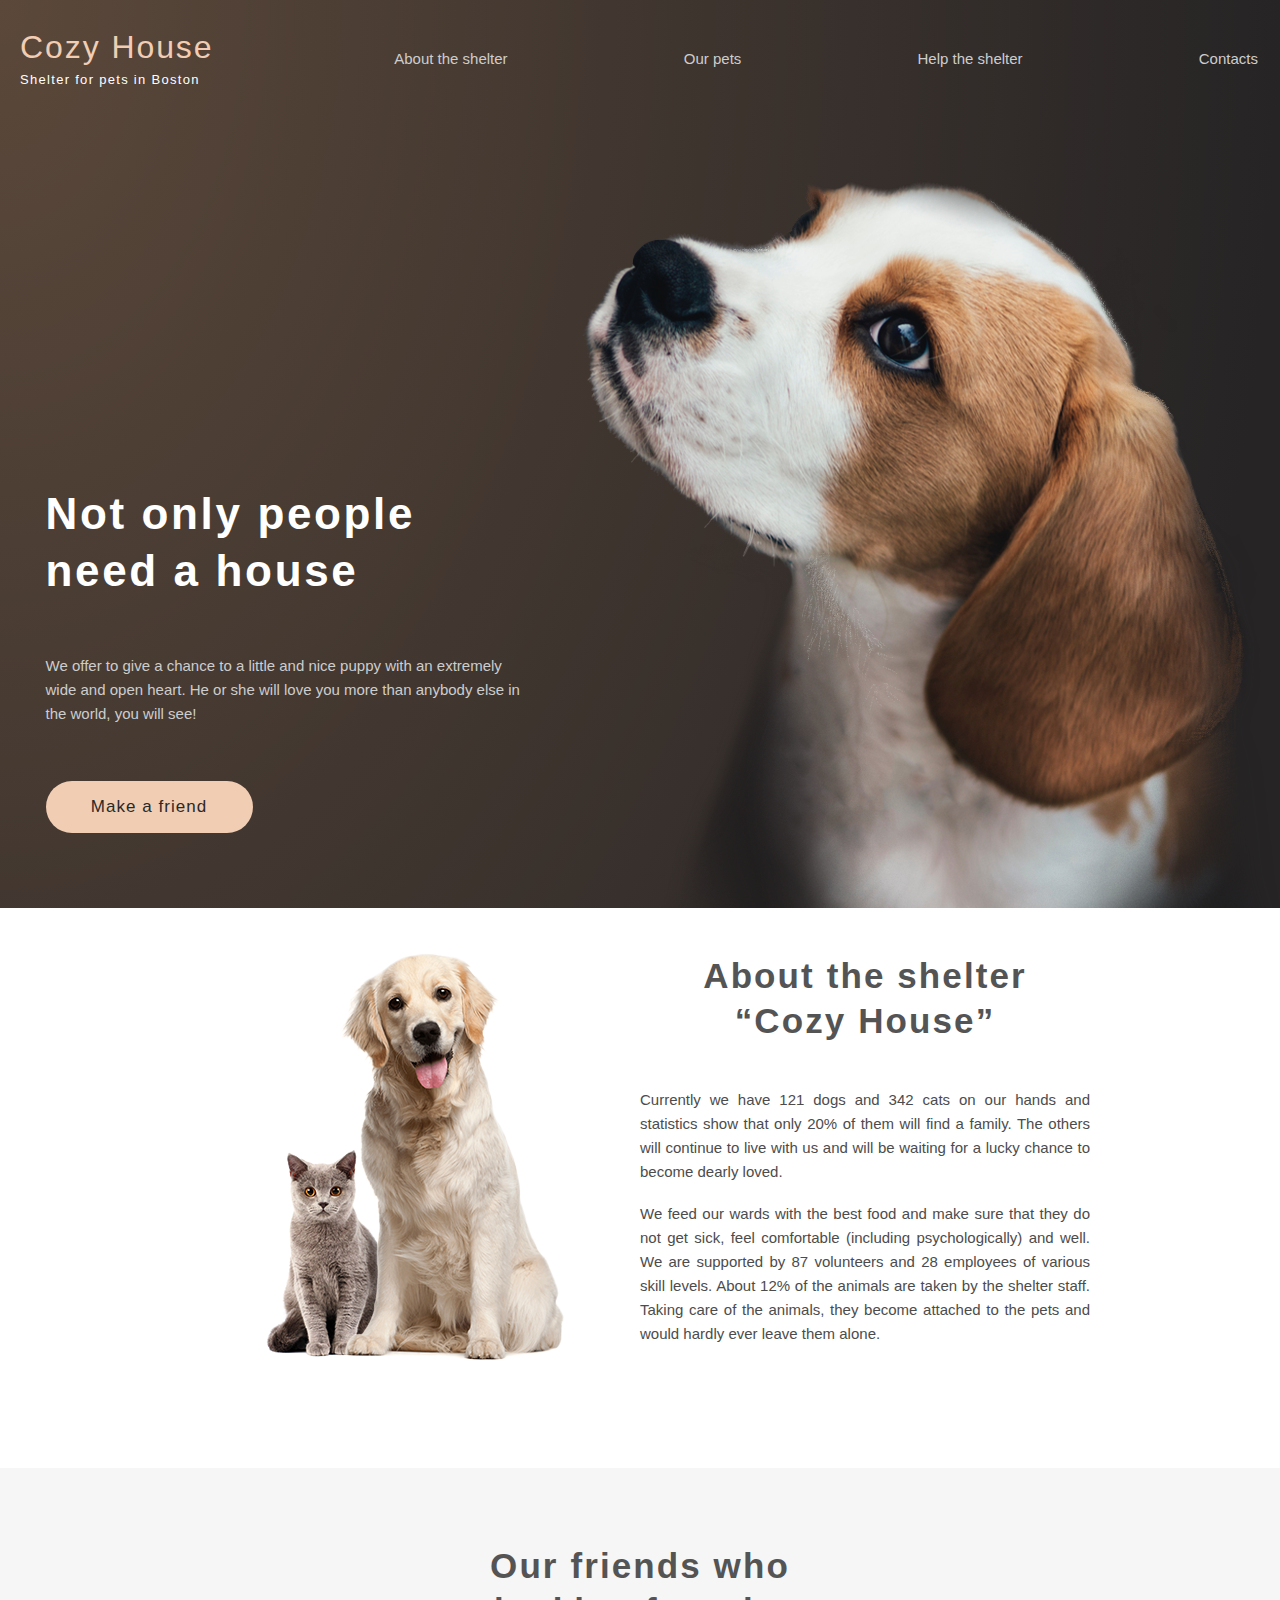
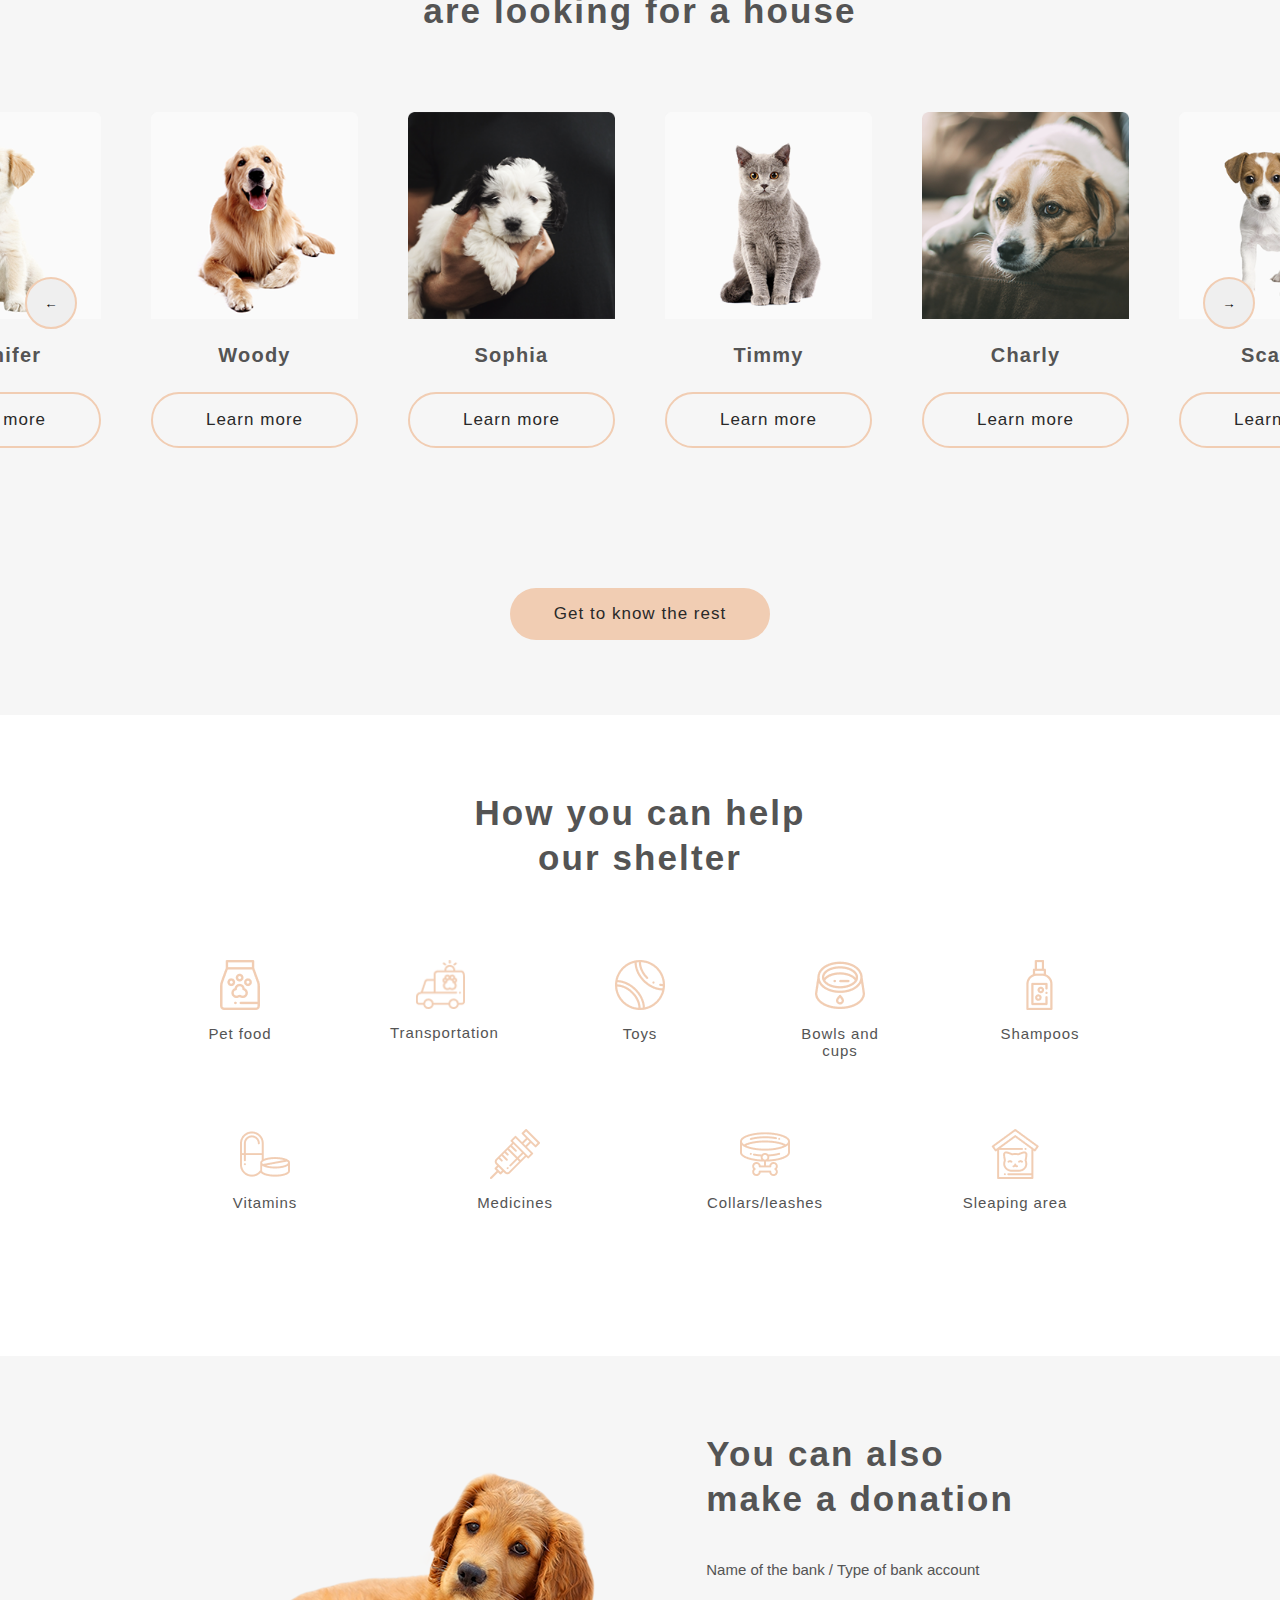
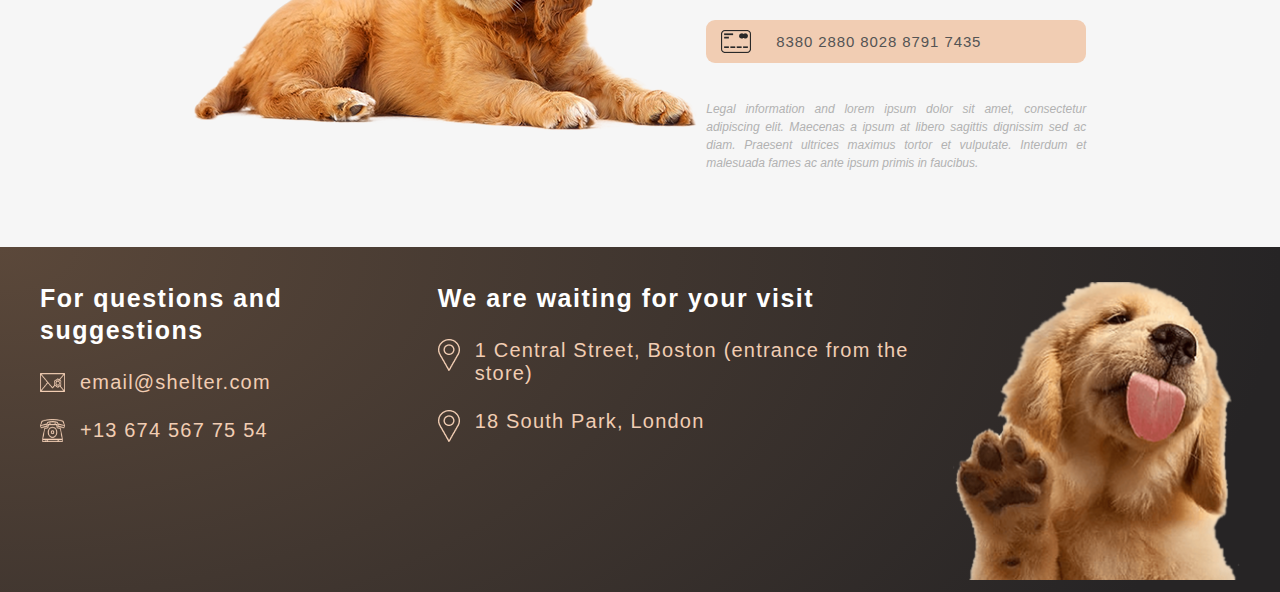
<file: index.html>
<!DOCTYPE html>
<html lang="en">

<head>
    <meta charset="UTF-8">
    <link rel="stylesheet" type="text/css" href="css/style.css"/>
    <meta name="viewport" content="width=device-width, initial-scale=1">
    <title>Cozy House</title>
</head>

<body>
   
   <div class="page">
   <!-- HEADER -->
   <div class="header" id="header">
       <div class="header__inner">
           
           <div class="header__logo">
               <div class="header__title">Cozy House</div>
               <div class="header__subtitle">Shelter for pets in Boston</div>
           </div>
           
           <nav class="nav" id="nav">
               <a href="#" data-scroll="#about" class="nav__link">About the shelter</a>
               <a href="#" data-scroll="#pets" class="nav__link">Our pets</a>
               <a href="#" data-scroll="#help" class="nav__link">Help the shelter</a>
               <a href="#" data-scroll="#footer" class="nav__link">Contacts</a>
           </nav>
           
           <!-- Burger -->
           <button class="nav__toggle" id="nav__toggle" type="button">
               <span class="nav__toggle-item">Menu</span>
           </button>
           
       </div>
   </div>
   <!-- HEADER -->
   
   
   <!-- INTRO -->
   <section class="intro">
       <div class="container">
           <div class="intro__inner">
             
              <div class="intro__content">
                  <h2 class="intro__heading">
                      Not only people
                      <br> 
                      need a house
                  </h2>
                  <p class="intro__subheading">
                      We offer to give a chance to a little and nice puppy with an extremely wide and open heart. He or she will love you more than anybody else in the world, you will see!
                  </p>

                   <a href="page/ourpets/pets.html" class="intro__btn">Make a friend</a>
               </div>
               
               <div class="intro__screen"></div>
               
           </div>
       </div>
   </section>
   <!-- INTRO -->
   
   
   <!-- ABOUT -->
   <section class="about" id="about">
     <div class="container">
         <div class="about__inner">
             
             <div class="about__text">
                 <h2 class="about__heading">
                     About the shelter
                     <br>
                     “Cozy House”
                 </h2>
                 <p class="about__subheading">
                     Currently we have 121 dogs and 342 cats on our hands and statistics show that only 20% of them will find a family. The others will continue to live with us and will be waiting for a lucky chance to become dearly loved.
                 </p>
                 <br>
                 <p class="about__subheading">
                     We feed our wards with the best food and make sure that they do not get sick, feel comfortable (including psychologically) and well. We are supported by 87 volunteers and 28 employees of various skill levels. About 12% of the animals are taken by the shelter staff. Taking care of the animals, they become attached to the pets and would hardly ever leave them alone.
                 </p>
             </div>
             
             <div class="about__pets"></div>
             
         </div>
     </div>
   </section>
   <!-- ABOUT -->
   
   
   <!-- PETS -->
   <section class="pets" id="pets">
    <div class="container">
        <div class="pets__inner">
             
            <div class="pets__text"> 
                <h2 class="pets__heading">
                    Our friends who
                    <br>
                    are looking for a house
                </h2>
            </div>
            
            <!-- SLIDER -->
            <div class="pets__slider" id="slider-container">
               
                <!-- card 1 -->
                <div class="pets__card">

                    <img src="images/pets/pets-katrine.png" alt="cat" class="pets__img">
                    <h3 class="pets__name">Katrine</h3>

                    <a href="#" class="pets__card-btn" data-modal="modal1">Learn more</a>
                    
                    <!-- Modal 1 -->
                    <div class="modal" id="modal1">
                        <div class="modal__card">
                            <div class="modal__content">
                                
                                <h3 class="modal__name">Katrine</h3>
                                <h4 class="modal__species">Cat - British Shorthair</h4>
                                
                                <p class="modal__character">
                                    Katrine is a beautiful girl. She is as soft as the finest velvet with a thick lush fur. Will love you until the last breath she takes as long as you are the one. She is picky about her affection. She loves cuddles and to stretch into your hands for a deeper relaxations.
                                </p>
                                
                            </div>
                        </div>
                    </div>
                    
                </div>
                
                <!-- card 2 -->
                <div class="pets__card">

                    <img src="images/pets/pets-jennifer.png" alt="dog" class="pets__img">
                    <h3 class="pets__name">Jennifer</h3>

                    <a href="#" class="pets__card-btn" data-modal="modal2">Learn more</a>
                    
                    <!-- Modal 2 -->
                    <div class="modal" id="modal2">
                        <div class="modal__card">
                            <div class="modal__content">
                                
                                <h3 class="modal__name">Jennifer</h3>
                                <h4 class="modal__species">Dog - Labrador</h4>
                                
                                <p class="modal__character">
                                   Jennifer is a sweet 2 months old Labrador that is patiently waiting to find a new forever home. This girl really enjoys being able to go outside to run and play, but won't hesitate to play up a storm in the house if she has all of her favorite toys.
                                </p>
                                
                            </div>
                        </div>
                    </div>

                </div>
                
                <!-- card 3 -->
                <div class="pets__card">

                    <img src="images/pets/pets-woody.png" alt="dog" class="pets__img">
                    <h3 class="pets__name">Woody</h3>

                    <a href="#" class="pets__card-btn" data-modal="modal3">Learn more</a>
                    
                    <!-- Modal 3 -->
                    <div class="modal" id="modal3">
                        <div class="modal__card">
                            <div class="modal__content">
                                
                                <h3 class="modal__name">Woody</h3>
                                <h4 class="modal__species">Dog - Golden Retriever</h4>
                                
                                <p class="modal__character">
                                   Woody is a handsome 3 1/2 year old boy. Woody does know basic commands and is a smart pup. Since he is on the stronger side, he will learn a lot from your training. Woody will be happier when he finds a new family that can spend a lot of time with him.
                                </p>
                                
                            </div>
                        </div>
                    </div>

                </div>
                
                <!-- card 4 -->
                <div class="pets__card">

                    <img src="images/pets/pets-sophia.png" alt="dog" class="pets__img">
                    <h3 class="pets__name">Sophia</h3>

                    <a href="#" class="pets__card-btn" data-modal="modal4">Learn more</a>
                    
                    <!-- Modal 4 -->
                    <div class="modal" id="modal4">
                        <div class="modal__card">
                            <div class="modal__content">
                                
                                <h3 class="modal__name">Sophia</h3>
                                <h4 class="modal__species">Dog - Shih tzu</h4>
                                
                                <p class="modal__character">
                                   Sophia here and I'm looking for my forever home to live out the best years of my life. I am full of energy. Everyday I'm learning new things, like how to walk on a leash, go potty outside, bark and play with toys and I still need some practice.
                                </p>
                                
                            </div>
                        </div>
                    </div>

                </div>
                
                <!-- card 5 -->
                <div class="pets__card">

                    <img src="images/pets/pets-timmy.png" alt="cat" class="pets__img">
                    <h3 class="pets__name">Timmy</h3>

                    <a href="#" class="pets__card-btn" data-modal="modal5">Learn more</a>
                    
                    <!-- Modal 5 -->
                    <div class="modal" id="modal5">
                        <div class="modal__card">
                            <div class="modal__content">
                                
                                <h3 class="modal__name">Timmy</h3>
                                <h4 class="modal__species">Cat - British Shorthair</h4>
                                
                                <p class="modal__character">
                                   Timmy is an adorable grey british shorthair male. He loves to play and snuggle. He is neutered and up to date on age appropriate vaccinations. He can be chatty and enjoys being held. Timmy has a lot to say and wants a person to share his thoughts with.
                                </p>
                                
                            </div>
                        </div>
                    </div>

                </div>
                
                <!-- card 6 -->
                <div class="pets__card">

                    <img src="images/pets/pets-charly.png" alt="dog" class="pets__img">
                    <h3 class="pets__name">Charly</h3>

                    <a href="#" class="pets__card-btn" data-modal="modal6">Learn more</a>
                    
                    <!-- Modal 6 -->
                    <div class="modal" id="modal6">
                        <div class="modal__card">
                            <div class="modal__content">
                                
                                <h3 class="modal__name">Charly</h3>
                                <h4 class="modal__species">Dog - Jack Russell Terrier </h4>
                                
                                <p class="modal__character">
                                   This cute boy, Charly, is three years old and he likes adults and kids. He isn’t fond of many other dogs, so he might do best in a single dog home. Charly has lots of energy, and loves to run and play. We think a fenced yard would make him very happy.
                                </p>
                                
                            </div>
                        </div>
                    </div>

                </div>
                
                <!-- card 7 -->
                <div class="pets__card">

                    <img src="images/pets/pets-scarlet.png" alt="dog" class="pets__img">
                    <h3 class="pets__name">Scarlett</h3>

                    <a href="#" class="pets__card-btn" data-modal="modal7">Learn more</a>
                    
                    <!-- Modal 7 -->
                    <div class="modal" id="modal7">
                        <div class="modal__card">
                            <div class="modal__content">
                                
                                <h3 class="modal__name">Scarlett</h3>
                                <h4 class="modal__species">Dog - Jack Russell Terrier</h4>
                                
                                <p class="modal__character">
                                   Scarlett is a happy, playful girl who will make you laugh and smile. She forms a bond quickly and will make a loyal companion and a wonderful family dog or a good companion for a single individual too since she likes to hang out and be with her human.
                                </p>
                                
                            </div>
                        </div>
                    </div>

                </div>
                
                <!-- card 8 -->
                <div class="pets__card">

                    <img src="images/pets/pets-freddie.png" alt="cat" class="pets__img">
                    <h3 class="pets__name">Freddie</h3>

                    <a href="#" class="pets__card-btn" data-modal="modal8">Learn more</a>
                    
                     <!-- Modal 8 -->
                    <div class="modal" id="modal8">
                        <div class="modal__card">
                            <div class="modal__content">
                                
                                <h3 class="modal__name">Freddie</h3>
                                <h4 class="modal__species">Cat - British Shorthair</h4>
                                
                                <p class="modal__character">
                                   Freddie is a little shy at first, but very sweet when he warms up. He likes playing with shoe strings and bottle caps. He is quick to learn the rhythms of his human’s daily life. Freddie has bounced around a lot in his life, and is looking to find his forever home.
                                </p>
                                
                            </div>
                        </div>
                    </div>

                </div>
            
            </div>
            <!-- SLIDER -->
            
            <div class="pets__navigation">
                <button class="pets__arrow" id="leftButton">&larr;</button>
                <button class="pets__arrow" id="rightButton">&rarr;</button>
            </div>
            
            <a href="page/ourpets/pets.html" class="pets__btn">Get to know the rest</a>  
             
        </div>
    </div>
   </section>
   <!-- PETS -->
   
   
   <!-- HELP -->
   <section class="help" id="help">
       <div class="container">
           <div class="help__inner">
               
               <div class="help__text">
                   <h2 class="help__heading">
                       How you can help
                       <br>
                       our shelter
                   </h2>
               </div>
               
               <div class="help__list">
                   
                   <!-- Item 1 -->
                   <div class="help__item">
                       <img src="images/list/icon-pet-food.png" alt="" class="help__icon">
                       <p class="help__paragraf">Pet food</p>
                   </div>
                   
                   <!-- Item 2 -->
                   <div class="help__item">
                       <img src="images/list/transportation.png" alt="" class="help__icon">
                       <p class="help__paragraf">Transportation</p>
                   </div>
                   
                   <!-- Item 3 -->
                   <div class="help__item">
                       <img src="images/list/icon-toys.png" alt="" class="help__icon">
                       <p class="help__paragraf">Toys</p>
                   </div>
                   
                   <!-- Item 4 -->
                   <div class="help__item">
                       <img src="images/list/icon-bowls-and-cups.png" alt="" class="help__icon">
                       <p class="help__paragraf">Bowls and cups</p>
                   </div>
                   
                   <!-- Item 5 -->
                   <div class="help__item">
                       <img src="images/list/icon-shampoos.png" alt="" class="help__icon">
                       <p class="help__paragraf">Shampoos</p>
                   </div>
                   
                   <!-- Item 6 -->
                   <div class="help__item">
                       <img src="images/list/icon-vitamins.png" alt="" class="help__icon">
                       <p class="help__paragraf">Vitamins</p>
                   </div>
                   
                   <!-- Item 7 -->
                   <div class="help__item">
                       <img src="images/list/icon-medicines.png" alt="" class="help__icon">
                       <p class="help__paragraf">Medicines</p>
                   </div>
                   
                   <!-- Item 8 -->
                   <div class="help__item">
                       <img src="images/list/icon-collars-leashes.png" alt="" class="help__icon">
                       <p class="help__paragraf">Collars/leashes</p>
                   </div>
                   
                    <!-- Item 8 -->
                   <div class="help__item">
                       <img src="images/list/icon-sleeping-area.png" alt="" class="help__icon">
                       <p class="help__paragraf">Sleaping area</p>
                   </div>
                   
               </div>
               
           </div>
       </div>
   </section>
   <!-- HELP -->
   
   
   <!-- DONATION -->
   <section class="donation">
       <div class="container">
           <div class="donation__inner">
               
               <div class="donation__text">
                   <h2 class="donation__heading">
                       You can also
                       <br>
                       make a donation
                   </h2>
                   <p class="donation__subheading">
                       Name of the bank / Type of bank account
                   </p>
                   
                   <div class="donation__credit">
                       <img src="images/credit-card.png" alt="credit-card" class="donation__card">
                       <p class="donation__number">
                           8380 2880 8028 8791 7435
                       </p>
                   </div>
                   
                   <p class="donation__paragraf">
                       Legal information and lorem ipsum dolor sit amet, consectetur adipiscing elit. Maecenas a ipsum at libero sagittis dignissim sed ac diam. Praesent ultrices maximus tortor et vulputate. Interdum et malesuada fames ac ante ipsum primis in faucibus.
                   </p>
               </div>
               
               <div class="donation__img">
                    <img src="images/donation-dog.png" alt="dog" class="donation__dog">
               </div>
               
           </div>
       </div>
   </section>
   <!-- DONATION -->
   
   
   <!-- FOOTER -->
   <footer class="footer" id="footer">
       <div class="container">
           <div class="footer__inner">
               
               <div class="footer__content">
                   <div class="footer__contacts">
                       <h2 class="footer__heading">
                           For questions and suggestions
                       </h2>

                       <div class="footer__mail">
                           <img src="images/icon/icon-email.png" alt="email" class="footer__letter">
                           <p class="footer__account">email@shelter.com</p>
                       </div>

                       <div class="footer__phone">
                           <img src="images/icon/icon-phone.png" alt="phone" class="footer__icon-phone">
                           <p class="footer__number">+13 674 567 75 54</p>
                       </div>
                   </div>

                   <div class="footer__location">
                       <h2 class="footer__heading">
                           We are waiting for your visit
                       </h2>

                       <div class="footer__city">
                           <img src="images/icon/icon-marker.png" alt="marker" class="footer__marker">
                           <p class="footer__boston">
                           1 Central Street, Boston (entrance from the store)
                           </p>
                       </div>

                       <div class="footer__city">
                           <img src="images/icon/icon-marker.png" alt="marker" class="footer__marker">
                           <p class="footer__london">
                           18 South Park, London 
                           </p>
                       </div>
                   </div>
               </div>
               
              <div class="footer__screen"></div> 
               
           </div>
           
           
           
       </div>
   </footer>
   <!-- FOOTER -->
   </div>
  
   
   <script src="js/script.js"></script>
    
</body>

</html>
</file>
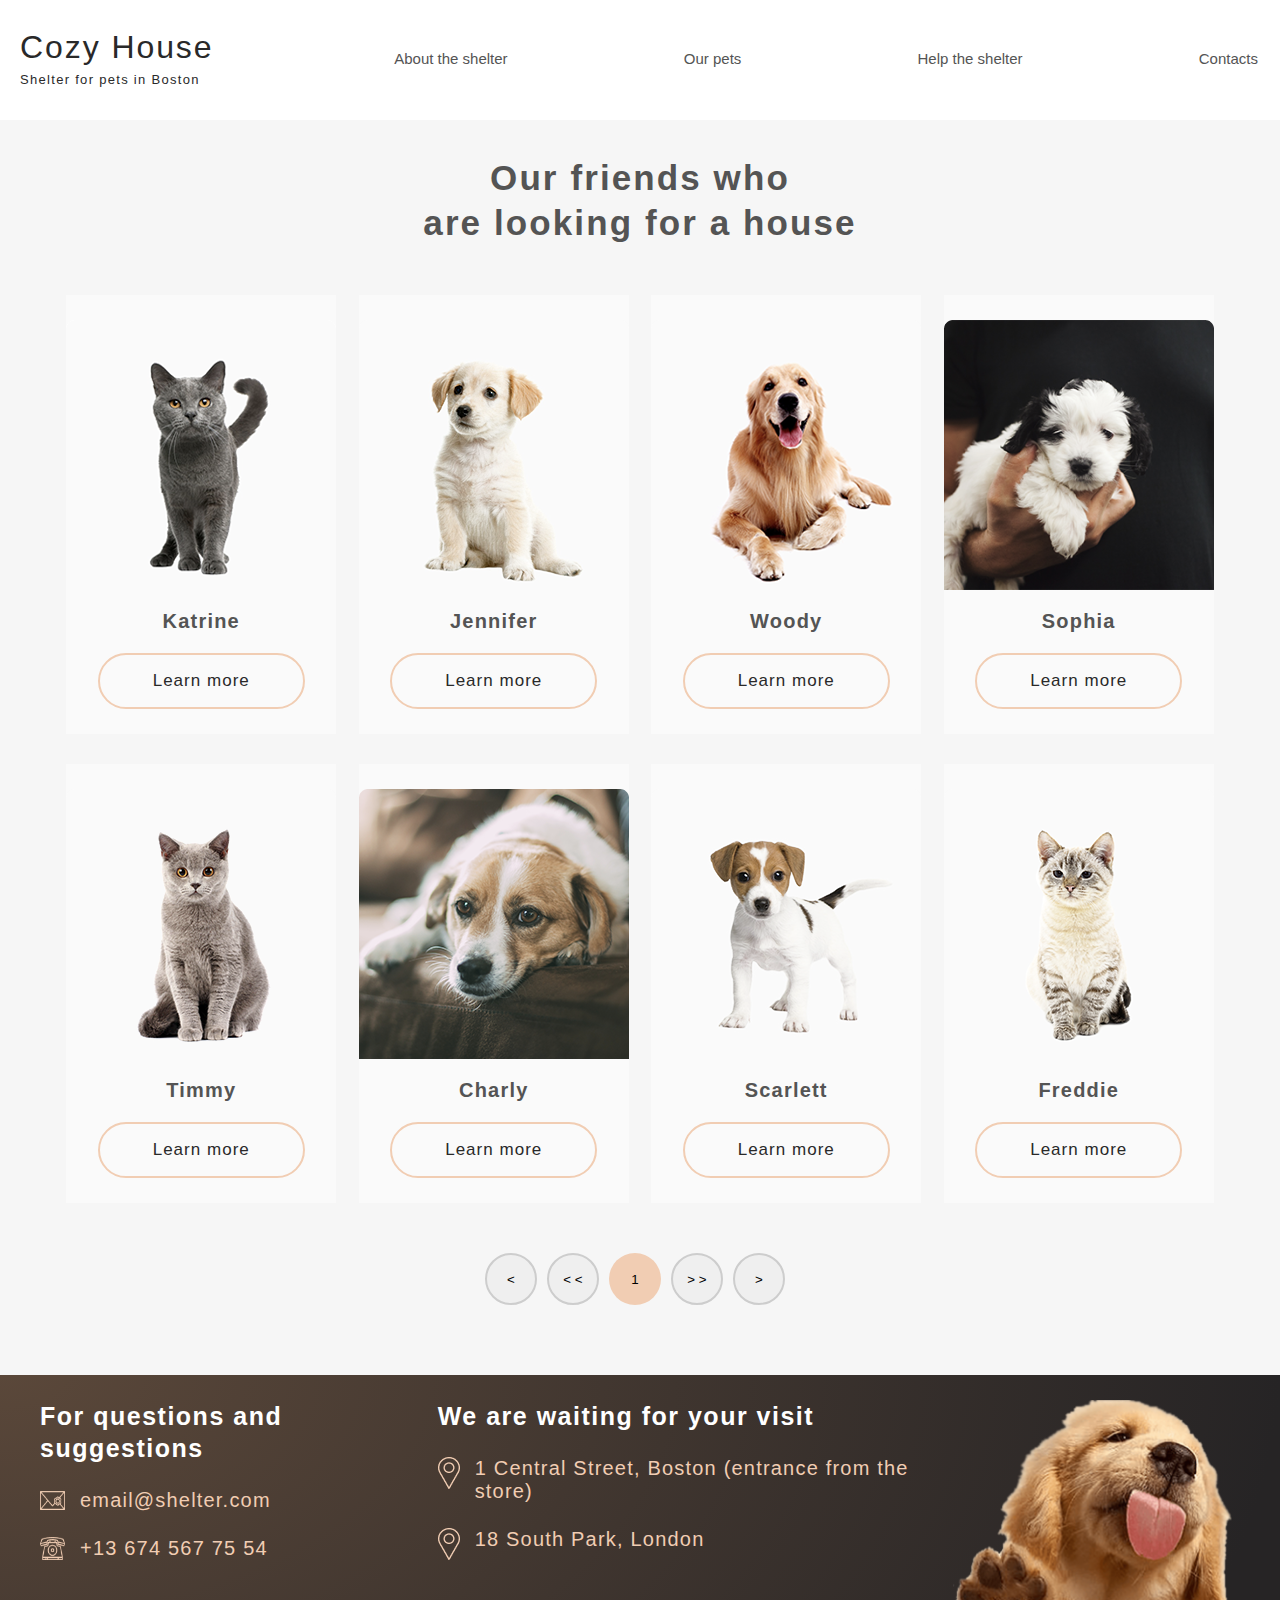
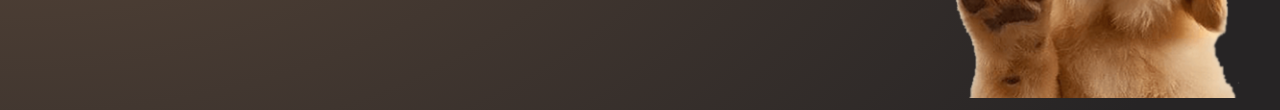
<file: page/ourpets/pets.html>
<!DOCTYPE html>
<html lang="en">
<head>
    <meta charset="UTF-8">
    <link rel="stylesheet" type="text/css" href="css/style.css"/>
    <meta name="viewport" content="width=device-width, initial-scale=1">
    <title>Our pets</title>
</head>
<body>
   
    
   <div class="page">       
   <!-- HEADER -->
   <div class="header">
       <div class="header__inner">
           
           <div class="header__logo">
               <div class="header__title">Cozy House</div>
               <div class="header__subtitle">Shelter for pets in Boston</div>
           </div>
           
           <nav class="nav" id="nav">
               <a href="../../index.html#about" class="nav__link">About the shelter</a>
               <a href="#" class="nav__link">Our pets</a>
               <a href="../../index.html#help" class="nav__link">Help the shelter</a>
               <a href="#" data-scroll="#footer" class="nav__link">Contacts</a>
           </nav>
           
           <!-- Burger -->
           <button class="nav__toggle" id="nav__toggle" type="button">
               <span class="nav__toggle-item">Menu</span>
           </button>
           
       </div>
   </div>
   <!-- HEADER -->
   
   
   <!-- PETS -->
   <section class="pets">
       <div class="container">
           <div class="pets__inner">
               
                <h2 class="pets__heading">
                Our friends who
                <br>
                are looking for a house
                </h2>
                    
                    <!-- SLIDER -->
                    <div class="pets__slider" id="slider-container">
                    
                        <!-- Card 1 -->
                        <div class="pets__card">

                            <img src="images/pets-katrine.png" alt="cat" class="pets__img">
                            <h3 class="pets__name">Katrine</h3>

                            <a href="#" class="pets__card-btn" data-modal="modal1">
                            Learn more
                            </a>
                            
                            <!-- Modal 1 -->
                            <div class="modal" id="modal1">
                                <div class="modal__card">
                                    <div class="modal__content">

                                        <h3 class="modal__name">Katrine</h3>
                                        <h4 class="modal__species">Cat - British Shorthair</h4>

                                        <p class="modal__character">
                                            Katrine is a beautiful girl. She is as soft as the finest velvet with a thick lush fur. Will love you until the last breath she takes as long as you are the one. She is picky about her affection. She loves cuddles and to stretch into your hands for a deeper relaxations.
                                        </p>

                                    </div>
                                </div>
                            </div>

                        </div>

                        <!-- Card 2 -->
                        <div class="pets__card">

                            <img src="images/pets-jennifer.png" alt="dog" class="pets__img">
                            <h3 class="pets__name">Jennifer</h3>

                            <a href="#" class="pets__card-btn" data-modal="modal2">
                            Learn more
                            </a>
                            
                            <!-- Modal 2 -->
                            <div class="modal" id="modal2">
                                <div class="modal__card">
                                    <div class="modal__content">

                                        <h3 class="modal__name">Jennifer</h3>
                                        <h4 class="modal__species">Dog - Labrador</h4>

                                        <p class="modal__character">
                                           Jennifer is a sweet 2 months old Labrador that is patiently waiting to find a new forever home. This girl really enjoys being able to go outside to run and play, but won't hesitate to play up a storm in the house if she has all of her favorite toys.
                                        </p>

                                    </div>
                                </div>
                            </div>

                        </div>

                        <!-- Card 3 -->
                        <div class="pets__card">

                            <img src="images/pets-woody.png" alt="dog" class="pets__img">
                            <h3 class="pets__name">Woody</h3>

                            <a href="#" class="pets__card-btn" data-modal="modal3">
                            Learn more
                            </a>
                            
                            <!-- Modal 3 -->
                            <div class="modal" id="modal3">
                                <div class="modal__card">
                                    <div class="modal__content">

                                        <h3 class="modal__name">Woody</h3>
                                        <h4 class="modal__species">Dog - Golden Retriever</h4>

                                        <p class="modal__character">
                                           Woody is a handsome 3 1/2 year old boy. Woody does know basic commands and is a smart pup. Since he is on the stronger side, he will learn a lot from your training. Woody will be happier when he finds a new family that can spend a lot of time with him.
                                        </p>

                                    </div>
                                </div>
                            </div>

                        </div>

                        <!-- Card 4 -->
                        <div class="pets__card">

                            <img src="images/pets-sophia.png" alt="dog" class="pets__img">
                            <h3 class="pets__name">Sophia</h3>

                            <a href="#" class="pets__card-btn" data-modal="modal4">
                            Learn more
                            </a>
                            
                            <!-- Modal 4 -->
                            <div class="modal" id="modal4">
                                <div class="modal__card">
                                    <div class="modal__content">

                                        <h3 class="modal__name">Sophia</h3>
                                        <h4 class="modal__species">Dog - Shih tzu</h4>

                                        <p class="modal__character">
                                           Sophia here and I'm looking for my forever home to live out the best years of my life. I am full of energy. Everyday I'm learning new things, like how to walk on a leash, go potty outside, bark and play with toys and I still need some practice.
                                        </p>

                                    </div>
                                </div>
                            </div>

                        </div>

                        <!-- Card 5 -->
                        <div class="pets__card">

                            <img src="images/pets-timmy.png" alt="cat" class="pets__img">
                            <h3 class="pets__name">Timmy</h3>

                            <a href="#" class="pets__card-btn" data-modal="modal5">
                            Learn more
                            </a>
                            
                            <!-- Modal 5 -->
                            <div class="modal" id="modal5">
                                <div class="modal__card">
                                    <div class="modal__content">

                                        <h3 class="modal__name">Timmy</h3>
                                        <h4 class="modal__species">Cat - British Shorthair</h4>

                                        <p class="modal__character">
                                           Timmy is an adorable grey british shorthair male. He loves to play and snuggle. He is neutered and up to date on age appropriate vaccinations. He can be chatty and enjoys being held. Timmy has a lot to say and wants a person to share his thoughts with.
                                        </p>

                                    </div>
                                </div>
                            </div>

                        </div>

                        <!-- Card 6 -->
                        <div class="pets__card">

                            <img src="images/pets-charly.png" alt="dog" class="pets__img">
                            <h3 class="pets__name">Charly</h3>

                            <a href="#" class="pets__card-btn" data-modal="modal6">
                            Learn more
                            </a>
                            
                            <!-- Modal 6 -->
                            <div class="modal" id="modal6">
                                <div class="modal__card">
                                    <div class="modal__content">

                                        <h3 class="modal__name">Charly</h3>
                                        <h4 class="modal__species">Dog - Jack Russell Terrier </h4>

                                        <p class="modal__character">
                                           This cute boy, Charly, is three years old and he likes adults and kids. He isn’t fond of many other dogs, so he might do best in a single dog home. Charly has lots of energy, and loves to run and play. We think a fenced yard would make him very happy.
                                        </p>

                                    </div>
                                </div>
                            </div>

                        </div>

                        <!-- Card 7 -->
                        <div class="pets__card">

                            <img src="images/pets-scarlet.png" alt="dog" class="pets__img">
                            <h3 class="pets__name">Scarlett</h3>

                            <a href="#" class="pets__card-btn" data-modal="modal7">
                            Learn more
                            </a>
                            
                            <!-- Modal 7 -->
                            <div class="modal" id="modal7">
                                <div class="modal__card">
                                    <div class="modal__content">

                                        <h3 class="modal__name">Scarlett</h3>
                                        <h4 class="modal__species">Dog - Jack Russell Terrier</h4>

                                        <p class="modal__character">
                                           Scarlett is a happy, playful girl who will make you laugh and smile. She forms a bond quickly and will make a loyal companion and a wonderful family dog or a good companion for a single individual too since she likes to hang out and be with her human.
                                        </p>

                                    </div>
                                </div>
                            </div>

                        </div>

                        <!-- Card 8 -->
                        <div class="pets__card">

                            <img src="images/pets-freddie.png" alt="cat" class="pets__img">
                            <h3 class="pets__name">Freddie</h3>

                            <a href="#" class="pets__card-btn" data-modal="modal8">
                            Learn more
                            </a>
                            
                            <!-- Modal 8 -->
                            <div class="modal" id="modal8">
                                <div class="modal__card">
                                    <div class="modal__content">

                                        <h3 class="modal__name">Freddie</h3>
                                        <h4 class="modal__species">Cat - British Shorthair</h4>

                                        <p class="modal__character">
                                           Freddie is a little shy at first, but very sweet when he warms up. He likes playing with shoe strings and bottle caps. He is quick to learn the rhythms of his human’s daily life. Freddie has bounced around a lot in his life, and is looking to find his forever home.
                                        </p>

                                    </div>
                                </div>
                            </div>
                        </div>
                    
                    </div>
                    <!-- SLIDER -->
                
                <div class="pets__navigation">
                    <button class="pets__button" id="leftButton">&lt;</button>
                    <button class="pets__button">&lt; &lt;</button>
                    <button class="pets__button pets__button-menu">1</button>
                    <button class="pets__button">&gt; &gt;</button>
                    <button class="pets__button" id="rightButton">&gt; </button>
                </div>
                
           </div>
       </div>
   </section>
   <!-- PETS -->
   
   <!-- FOOTER -->
   <footer class="footer" id="footer">
       <div class="container">
           <div class="footer__inner">
               
               <div class="footer__content">
                   <div class="footer__contacts">
                       <h2 class="footer__heading">
                           For questions and suggestions
                       </h2>

                       <div class="footer__mail">
                           <img src="images/icon/icon-email.png" alt="email" class="footer__letter">
                           <p class="footer__account">email@shelter.com</p>
                       </div>

                       <div class="footer__phone">
                           <img src="images/icon/icon-phone.png" alt="phone" class="footer__icon-phone">
                           <p class="footer__number">+13 674 567 75 54</p>
                       </div>
                   </div>

                   <div class="footer__location">
                       <h2 class="footer__heading">
                           We are waiting for your visit
                       </h2>

                       <div class="footer__city">
                           <img src="images/icon/icon-marker.png" alt="marker" class="footer__marker">
                           <p class="footer__boston">
                           1 Central Street, Boston (entrance from the store)
                           </p>
                       </div>

                       <div class="footer__city">
                           <img src="images/icon/icon-marker.png" alt="marker" class="footer__marker">
                           <p class="footer__london">
                           18 South Park, London 
                           </p>
                       </div>
                   </div>
               </div>
               
              <div class="footer__screen"></div> 
               
           </div>
           
           
           
       </div>
   </footer>
   <!-- FOOTER -->
   </div>
   
   
   
    
    
    
    
    
    
    
    
    
    
    
    
    <script src="js/script.js"></script>
    
    
    
    
    
    
    
    
    
    
    
</body>
</html>
</file>
<file: css/style.css>
/* VARIABLES */
/* MIXINS */
/* MIXINS */
/* CSS */
*,
*:after,
*:before {
  padding: 0;
  margin: 0;
  -webkit-box-sizing: border-box;
          box-sizing: border-box;
}

/* BODY */
body {
  font-family: "Arial", sans-serif;
  font-weight: 400;
}

/* PAGE */
.page {
  overflow: hidden;
  display: -webkit-box;
  display: -ms-flexbox;
  display: flex;
  -webkit-box-orient: vertical;
  -webkit-box-direction: normal;
      -ms-flex-direction: column;
          flex-direction: column;
  min-height: 100vh;
}

/* CONTAINER */
.container {
  width: 100%;
  max-width: 300px;
  margin: 0 auto;
}

/* HEADER */
.header {
  position: absolute;
  top: 30px;
  left: 20px;
  right: 20px;
  z-index: 1000;
}
.header__inner {
  display: -webkit-box;
  display: -ms-flexbox;
  display: flex;
  -ms-flex-line-pack: center;
      align-content: center;
}
.header__logo {
  width: 100%;
  max-width: 200px;
}
.header__title {
  font-family: "Georgia", sans-serif;
  font-size: 32px;
  line-height: 35px;
  letter-spacing: 0.06em;
  color: #F1CDB3;
  padding-bottom: 7px;
}
.header__subtitle {
  font-size: 13px;
  line-height: 15px;
  letter-spacing: 0.1em;
  color: #FFFFFF;
}

.header.fixed {
  background: radial-gradient(100% 215.42% at 0% 0%, #5B483A 0%, #262425 100%);
  position: fixed;
  top: 0;
  right: 0;
  left: 0;
  padding: 0 20px 10px 20px;
  -webkit-transform: translate3d(0, 0, 0);
          transform: translate3d(0, 0, 0);
  opacity: 0.9;
}

/* NAV */
.nav {
  display: none;
  -webkit-box-orient: vertical;
  -webkit-box-direction: normal;
      -ms-flex-direction: column;
          flex-direction: column;
  -webkit-box-pack: justify;
      -ms-flex-pack: justify;
          justify-content: space-between;
  width: 103%;
  height: auto;
  position: absolute;
  top: 100%;
  left: 0;
  right: 0;
  background: radial-gradient(100% 215.42% at 0% 0%, #5B483A 0%, #262425 100%);
}
.nav__link {
  padding: 25px 15px;
  margin: 0 auto;
  font-size: 15px;
  line-height: 24px;
  color: #CDCDCD;
  text-decoration: none;
  border: 2px solid transparent;
}
.nav__link:hover {
  color: #FAFAFA;
  border-bottom: 2px solid #F1CDB3;
  -webkit-transition: linear 0.4s;
  transition: linear 0.4s;
}

.nav.active {
  display: -webkit-box;
  display: -ms-flexbox;
  display: flex;
}

/* BURGER */
.nav__toggle {
  width: 30px;
  padding: 15px 0;
  font-size: 0;
  color: transparent;
  border: 0;
  background: none;
  position: absolute;
  top: 15px;
  right: 0;
  cursor: pointer;
  z-index: 1;
}
.nav__toggle .nav__toggle-item {
  display: block;
  width: 100%;
  height: 2px;
  background-color: #F1CDB3;
  position: absolute;
  top: 0;
  right: 0px;
  bottom: 0;
  left: 0;
  margin: auto;
  -webkit-transition: linear 0.5s;
  transition: linear 0.5s;
}
.nav__toggle .nav__toggle-item:before, .nav__toggle .nav__toggle-item:after {
  content: "";
  width: 100%;
  height: 2px;
  background-color: #F1CDB3;
  position: absolute;
  left: 0;
  z-index: 1;
}
.nav__toggle .nav__toggle-item:before {
  top: -10px;
}
.nav__toggle .nav__toggle-item:after {
  bottom: -10px;
}

.nav__toggle.active .nav__toggle-item {
  -webkit-transform: rotate(90deg);
          transform: rotate(90deg);
  -webkit-transition: linear 0.5s;
  transition: linear 0.5s;
}

/* INTRO */
.intro {
  display: -webkit-box;
  display: -ms-flexbox;
  display: flex;
  -webkit-box-orient: vertical;
  -webkit-box-direction: normal;
      -ms-flex-direction: column;
          flex-direction: column;
  -webkit-box-pack: end;
      -ms-flex-pack: end;
          justify-content: flex-end;
  width: 100%;
  height: 120vh;
  max-height: 823px;
  background: radial-gradient(100% 215.42% at 0% 0%, #5B483A 0%, #262425 100%);
}
.intro__inner {
  width: 100%;
  height: auto;
  display: -webkit-box;
  display: -ms-flexbox;
  display: flex;
  -webkit-box-orient: vertical;
  -webkit-box-direction: normal;
      -ms-flex-direction: column;
          flex-direction: column;
  -ms-flex-pack: distribute;
      justify-content: space-around;
}
.intro__content {
  margin-bottom: 70px;
}
.intro__heading {
  font-family: "Georgia", sans-serif;
  font-size: 25px;
  line-height: 32px;
  letter-spacing: 0.06em;
  text-align: center;
  color: #545454;
  color: #FFFFFF;
}
.intro__subheading {
  font-size: 15px;
  line-height: 24px;
  text-align: center;
  color: #CDCDCD;
  margin: 55px 0;
}
.intro__btn {
  width: 100%;
  max-width: 207px;
  display: block;
  min-width: 207px;
  min-height: 52px;
  padding: 15px 0;
  margin: 0 auto;
  border-radius: 100px;
  font-family: "Georgia", sans-serif;
  font-size: 17px;
  line-height: 22px;
  letter-spacing: 0.06em;
  text-align: center;
  text-decoration: none;
  background-color: #F1CDB3;
  color: #292929;
}
.intro__screen {
  width: 260px;
  height: 271px;
  background: url(../images/start-screen-puppy.png) no-repeat;
  background-size: contain;
  position: relative;
  left: 45px;
  z-index: 1;
}

/* ABOUT */
.about {
  padding: 45px 0;
}
.about__inner {
  width: 100%;
  height: 890px;
  display: -webkit-box;
  display: -ms-flexbox;
  display: flex;
  -webkit-box-orient: vertical;
  -webkit-box-direction: normal;
      -ms-flex-direction: column;
          flex-direction: column;
  -webkit-box-pack: justify;
      -ms-flex-pack: justify;
          justify-content: space-between;
}
.about__heading {
  font-family: "Georgia", sans-serif;
  font-size: 25px;
  line-height: 32px;
  letter-spacing: 0.06em;
  text-align: center;
  color: #545454;
  margin-bottom: 45px;
}
.about__subheading {
  font-size: 15px;
  line-height: 24px;
  text-align: justify;
  color: #4C4C4C;
}
.about__pets {
  width: 260px;
  height: 353px;
  background: url(../images/about-pets.png) no-repeat;
  background-size: contain;
  margin: 0 auto;
  z-index: 1;
}

/* PETS */
.pets {
  padding: 35px 0;
  background-color: #F6F6F6;
}
.pets__inner {
  width: 100%;
  min-height: 707px;
  display: -webkit-box;
  display: -ms-flexbox;
  display: flex;
  -webkit-box-orient: vertical;
  -webkit-box-direction: normal;
      -ms-flex-direction: column;
          flex-direction: column;
  -webkit-box-pack: justify;
      -ms-flex-pack: justify;
          justify-content: space-between;
}
.pets__heading {
  font-family: "Georgia", sans-serif;
  font-size: 25px;
  line-height: 32px;
  letter-spacing: 0.06em;
  text-align: center;
  color: #545454;
}
.pets__slider {
  display: -webkit-box;
  display: -ms-flexbox;
  display: flex;
}
.pets__card {
  padding: 20px 0;
  margin: 0 auto;
}
.pets__img {
  width: 100%;
  max-width: 270px;
  display: block;
  margin: 0 auto;
}
.pets__name {
  margin: 25px 0;
  font-family: "Georgia", sans-serif;
  font-size: 20px;
  line-height: 23px;
  letter-spacing: 0.06em;
  text-align: center;
  color: #545454;
}
.pets__card-btn {
  margin-top: 85px;
  display: block;
  min-width: 207px;
  min-height: 52px;
  padding: 15px 0;
  margin: 0 auto;
  border-radius: 100px;
  font-family: "Georgia", sans-serif;
  font-size: 17px;
  line-height: 22px;
  letter-spacing: 0.06em;
  text-align: center;
  text-decoration: none;
  color: #292929;
  border: 2px solid #F1CDB3;
}
.pets__navigation {
  display: -webkit-box;
  display: -ms-flexbox;
  display: flex;
  -webkit-box-pack: justify;
      -ms-flex-pack: justify;
          justify-content: space-between;
  margin: 0 auto;
}
.pets__arrow {
  width: 52px;
  height: 52px;
  border: 2px solid #F1CDB3;
  border-radius: 100px;
  margin: 0 50px;
  cursor: pointer;
}
.pets__btn {
  display: block;
  min-width: 207px;
  min-height: 52px;
  padding: 15px 0;
  margin: 0 auto;
  border-radius: 100px;
  font-family: "Georgia", sans-serif;
  font-size: 17px;
  line-height: 22px;
  letter-spacing: 0.06em;
  text-align: center;
  text-decoration: none;
  background-color: #F1CDB3;
  color: #292929;
  margin: 10px 0;
}

/* MODAL */
.modal {
  position: fixed;
  top: 0;
  left: 0;
  width: 100%;
  height: 100vh;
  display: -ms-grid;
  display: grid;
  -webkit-box-align: center;
      -ms-flex-align: center;
          align-items: center;
  -webkit-box-pack: center;
      -ms-flex-pack: center;
          justify-content: center;
  overflow: auto;
  background-color: rgba(0, 0, 0, 0.3);
  z-index: 999;
  visibility: hidden;
  opacity: 0;
  -webkit-transition: opacity 0.4s, visibility 0.4s;
  transition: opacity 0.4s, visibility 0.4s;
}
.modal__card {
  width: 240px;
  max-width: 900px;
  padding: 20px 10px 15px;
  background-color: #FFFFFF;
  z-index: 1;
}
.modal__content {
  display: -webkit-box;
  display: -ms-flexbox;
  display: flex;
  -webkit-box-orient: vertical;
  -webkit-box-direction: normal;
      -ms-flex-direction: column;
          flex-direction: column;
  -webkit-box-pack: justify;
      -ms-flex-pack: justify;
          justify-content: space-between;
  min-height: 280px;
  text-align: center;
}
.modal__name {
  font-family: "Georgia", sans-serif;
  font-size: 35px;
  line-height: 45px;
  letter-spacing: 0.06em;
}
.modal__species {
  font-family: "Georgia", sans-serif;
  font-size: 20px;
  line-height: 23px;
  letter-spacing: 0.06em;
}
.modal__character {
  font-family: "Georgia", sans-serif;
  font-size: 13px;
  line-height: 14px;
  letter-spacing: 0.06em;
  text-align: justify;
}

.modal.open {
  visibility: visible;
  opacity: 1;
}

/* HELP */
.help {
  padding: 35px 0;
}
.help__inner {
  display: -webkit-box;
  display: -ms-flexbox;
  display: flex;
  -webkit-box-orient: vertical;
  -webkit-box-direction: normal;
      -ms-flex-direction: column;
          flex-direction: column;
  margin-bottom: 35px;
}
.help__heading {
  font-family: "Georgia", sans-serif;
  font-size: 25px;
  line-height: 32px;
  letter-spacing: 0.06em;
  text-align: center;
  color: #545454;
  margin-bottom: 45px;
}
.help__list {
  display: -webkit-box;
  display: -ms-flexbox;
  display: flex;
  -ms-flex-wrap: wrap;
      flex-wrap: wrap;
}
.help__item {
  width: 100%;
  min-width: 130px;
  -webkit-box-flex: 1;
      -ms-flex: 1 1 0px;
          flex: 1 1 0;
  padding: 10px;
  margin: 10px 5px;
}
.help__icon {
  display: block;
  width: 100%;
  max-width: 50px;
  margin: 0 auto;
}
.help__paragraf {
  font-family: "Georgia", sans-serif;
  font-size: 15px;
  line-height: 17px;
  letter-spacing: 0.06em;
  text-align: center;
  color: #545454;
  padding-top: 15px;
}

/* DONATION */
.donation {
  background-color: #F6F6F6;
  padding-top: 35px;
}
.donation__inner {
  display: -webkit-box;
  display: -ms-flexbox;
  display: flex;
  -webkit-box-orient: vertical;
  -webkit-box-direction: normal;
      -ms-flex-direction: column;
          flex-direction: column;
}
.donation__text {
  min-height: 281px;
  display: -webkit-box;
  display: -ms-flexbox;
  display: flex;
  -webkit-box-orient: vertical;
  -webkit-box-direction: normal;
      -ms-flex-direction: column;
          flex-direction: column;
  -webkit-box-pack: justify;
      -ms-flex-pack: justify;
          justify-content: space-between;
}
.donation__heading {
  font-family: "Georgia", sans-serif;
  font-size: 25px;
  line-height: 32px;
  letter-spacing: 0.06em;
  text-align: center;
  color: #545454;
}
.donation__subheading {
  font-size: 15px;
  line-height: 24px;
  color: #545454;
}
.donation__credit {
  display: -webkit-box;
  display: -ms-flexbox;
  display: flex;
  padding: 10px 15px;
  background-color: #F1CDB3;
  border-radius: 9px;
}
.donation__card {
  display: block;
  width: 100%;
  max-width: 30px;
}
.donation__number {
  font-family: "Georgia", sans-serif;
  font-size: 15px;
  line-height: 17px;
  letter-spacing: 0.06em;
  text-align: center;
  color: #545454;
  -ms-flex-item-align: center;
      -ms-grid-row-align: center;
      align-self: center;
  margin-left: 25px;
}
.donation__paragraf {
  font-family: "Arial";
  font-size: 12px;
  font-style: italic;
  line-height: 18px;
  text-align: justify;
  color: #B2B2B2;
}
.donation__img {
  margin: 40px auto;
}
.donation__dog {
  display: block;
  width: 100%;
  max-width: 260px;
}

/* FOOTER */
.footer {
  background: radial-gradient(100% 215.42% at 0% 0%, #5B483A 0%, #262425 100%);
  padding: 35px 0 0;
}
.footer__inner {
  display: -webkit-box;
  display: -ms-flexbox;
  display: flex;
  -webkit-box-orient: vertical;
  -webkit-box-direction: normal;
      -ms-flex-direction: column;
          flex-direction: column;
}
.footer__contacts {
  margin-bottom: 45px;
}
.footer__heading {
  font-family: "Georgia", sans-serif;
  font-size: 25px;
  line-height: 32px;
  letter-spacing: 0.06em;
  text-align: center;
  color: #545454;
  color: #FFFFFF;
}
.footer__mail {
  display: -webkit-box;
  display: -ms-flexbox;
  display: flex;
  -webkit-box-pack: center;
      -ms-flex-pack: center;
          justify-content: center;
  margin: 25px 0;
}
.footer__letter {
  display: block;
  width: 100%;
  max-width: 40px;
  padding-right: 15px;
}
.footer__account {
  font-family: "Georgia", sans-serif;
  font-size: 20px;
  font-weight: 400;
  line-height: 23px;
  letter-spacing: 0.06em;
  text-align: left;
  color: #F1CDB3;
  -ms-flex-item-align: center;
      -ms-grid-row-align: center;
      align-self: center;
}
.footer__phone {
  display: -webkit-box;
  display: -ms-flexbox;
  display: flex;
  -webkit-box-pack: center;
      -ms-flex-pack: center;
          justify-content: center;
}
.footer__icon-phone {
  display: block;
  width: 100%;
  max-width: 40px;
  padding-right: 15px;
}
.footer__number {
  font-family: "Georgia", sans-serif;
  font-size: 20px;
  font-weight: 400;
  line-height: 23px;
  letter-spacing: 0.06em;
  text-align: left;
  color: #F1CDB3;
  -ms-flex-item-align: center;
      -ms-grid-row-align: center;
      align-self: center;
}
.footer__location {
  margin-bottom: 15px;
}
.footer__city {
  display: -webkit-box;
  display: -ms-flexbox;
  display: flex;
  margin: 25px 0;
}
.footer__marker {
  display: block;
  width: 100%;
  height: 100%;
  max-width: 22px;
  max-height: 32px;
  margin-right: 15px;
}
.footer__boston {
  font-family: "Georgia", sans-serif;
  font-size: 20px;
  font-weight: 400;
  line-height: 23px;
  letter-spacing: 0.06em;
  text-align: left;
  color: #F1CDB3;
}
.footer__london {
  font-family: "Georgia", sans-serif;
  font-size: 20px;
  font-weight: 400;
  line-height: 23px;
  letter-spacing: 0.06em;
  text-align: left;
  color: #F1CDB3;
}
.footer__screen {
  width: 260px;
  height: 269px;
  background: url(../images/footer-puppy.png) no-repeat;
  background-size: contain;
  margin: 0 auto;
  z-index: 1;
}

/* MEDIA 768 */
@media screen and (min-width: 768px) {
  /* CONTAINER */
  .container {
    max-width: 708px;
  }
  /* HEADER */
  /* NAV */
  .nav {
    display: -webkit-box;
    display: -ms-flexbox;
    display: flex;
    -webkit-box-orient: horizontal;
    -webkit-box-direction: normal;
        -ms-flex-direction: row;
            flex-direction: row;
    -ms-flex-item-align: center;
        -ms-grid-row-align: center;
        align-self: center;
    position: static;
    background: none;
  }
  .nav__link {
    display: -webkit-inline-box;
    display: -ms-inline-flexbox;
    display: inline-flex;
    padding: 0;
    margin-right: 0;
  }
  .nav__burger {
    display: none;
  }
  /* BURGER */
  .nav__toggle {
    display: none;
  }
  /* HEADER */
  .header .header__inner {
    -webkit-box-pack: justify;
        -ms-flex-pack: justify;
            justify-content: space-between;
  }
  /* INTRO */
  .intro {
    max-height: 1165px;
    height: 175vh;
  }
  .intro .container {
    max-width: 569px;
  }
  .intro__inner {
    -webkit-box-align: start;
        -ms-flex-align: start;
            align-items: flex-start;
    min-height: 1015px;
    padding: 0 35px;
  }
  .intro__content {
    margin-bottom: 75px;
  }
  .intro__heading {
    font-size: 44px;
    line-height: 57px;
    text-align: left;
  }
  .intro__subheading {
    text-align: left;
  }
  .intro__screen {
    width: 569px;
    height: 593px;
    left: 45px;
    z-index: 1;
  }
  /* ABOUT */
  .about .container {
    max-width: 437px;
  }
  .about__inner {
    max-height: 868px;
  }
  .about__heading {
    font-size: 35px;
    line-height: 45px;
  }
  .about__pets {
    width: 300px;
    height: 408px;
  }
  /* PETS */
  .pets {
    padding: 75px 0;
  }
  .pets__inner {
    min-height: 697px;
  }
  .pets__slider {
    display: -webkit-box;
    display: -ms-flexbox;
    display: flex;
    -webkit-box-pack: center;
        -ms-flex-pack: center;
            justify-content: center;
  }
  .pets__heading {
    font-size: 35px;
    line-height: 45px;
  }
  .pets__card {
    margin: 0 25px;
  }
  .pets__navigation {
    margin: 0 -65px;
    position: relative;
    bottom: 250px;
  }
  .pets__btn {
    min-width: 260px;
    margin: 0 auto;
  }
  /* MODAL */
  .modal__card {
    width: 630px;
  }
  /* HELP */
  .help {
    padding: 75px 0;
  }
  .help .container {
    max-width: 630px;
  }
  .help__heading {
    font-size: 35px;
    line-height: 45px;
  }
  .help__item {
    padding: 20px;
    margin: 15px 30px;
  }
  /* DONATION */
  .donation {
    padding: 75px 0;
  }
  .donation__text {
    max-width: 380px;
    margin: 0 auto;
  }
  .donation__heading {
    font-size: 35px;
    line-height: 45px;
    text-align: left;
  }
  .donation__dog {
    max-width: 505px;
  }
  /* FOOTER*/
  .footer__inner {
    -webkit-box-orient: horizontal;
    -webkit-box-direction: normal;
        -ms-flex-direction: row;
            flex-direction: row;
    -webkit-box-pack: justify;
        -ms-flex-pack: justify;
            justify-content: space-between;
    -ms-flex-wrap: wrap;
        flex-wrap: wrap;
  }
  .footer__content {
    display: -webkit-box;
    display: -ms-flexbox;
    display: flex;
    -webkit-box-pack: justify;
        -ms-flex-pack: justify;
            justify-content: space-between;
  }
  .footer__heading {
    text-align: left;
  }
  .footer__mail, .footer__phone {
    -webkit-box-pack: start;
        -ms-flex-pack: start;
            justify-content: flex-start;
  }
  .footer__screen {
    width: 300px;
    height: 310px;
  }
}
/* MEDIA 1280 */
@media screen and (min-width: 1280px) {
  /* CONTAINER */
  .container {
    max-width: 1200px;
  }
  /* INTRO */
  .intro {
    max-height: 908px;
  }
  .intro .container {
    max-width: 1200px;
  }
  .intro__inner {
    -webkit-box-orient: horizontal;
    -webkit-box-direction: normal;
        -ms-flex-direction: row;
            flex-direction: row;
    padding: 0;
  }
  .intro__content {
    -ms-flex-preferred-size: 40%;
        flex-basis: 40%;
    -ms-flex-item-align: end;
        align-self: flex-end;
  }
  .intro__screen {
    width: 698px;
    height: 728px;
    -ms-flex-item-align: end;
        align-self: flex-end;
  }
  .intro__btn {
    margin: 0;
  }
  /* ABOUT */
  .about .container {
    max-width: 900px;
  }
  .about__inner {
    -webkit-box-orient: horizontal;
    -webkit-box-direction: reverse;
        -ms-flex-direction: row-reverse;
            flex-direction: row-reverse;
    height: 470px;
  }
  .about__text {
    -ms-flex-preferred-size: 50%;
        flex-basis: 50%;
  }
  /* PETS */
  .pets__btn {
    margin-top: -50px;
  }
  /* HELP */
  .help .container {
    max-width: 1000px;
  }
  /* DONATION */
  .donation .container {
    max-width: 900px;
  }
  .donation__inner {
    -webkit-box-orient: horizontal;
    -webkit-box-direction: reverse;
        -ms-flex-direction: row-reverse;
            flex-direction: row-reverse;
  }
  .donation__text {
    -ms-flex-preferred-size: 50%;
        flex-basis: 50%;
  }
  /* FOOTER */
  .footer__inner {
    -ms-flex-wrap: nowrap;
        flex-wrap: nowrap;
  }
  .footer__contacts, .footer__location {
    margin-bottom: 0;
  }
}
</file>
<file: page/ourpets/css/style.css>
/* VARIABLES */
/* MIXINS */
/* MIXINS */
/* CSS */
*,
*:after,
*:before {
  padding: 0;
  margin: 0;
  -webkit-box-sizing: border-box;
          box-sizing: border-box;
}

/* BODY */
body {
  font-family: "Arial", sans-serif;
  font-weight: 400;
}

/* PAGE */
.page {
  overflow: hidden;
  display: -webkit-box;
  display: -ms-flexbox;
  display: flex;
  -webkit-box-orient: vertical;
  -webkit-box-direction: normal;
      -ms-flex-direction: column;
          flex-direction: column;
  min-height: 100vh;
}

/* CONTAINER */
.container {
  width: 100%;
  max-width: 300px;
  margin: 0 auto;
}

/* HEADER */
.header {
  position: absolute;
  top: 30px;
  left: 20px;
  right: 20px;
  z-index: 1000;
}
.header__inner {
  display: -webkit-box;
  display: -ms-flexbox;
  display: flex;
  -ms-flex-line-pack: center;
      align-content: center;
}
.header__logo {
  width: 100%;
  max-width: 200px;
}
.header__title {
  font-family: "Georgia", sans-serif;
  font-size: 32px;
  line-height: 35px;
  letter-spacing: 0.06em;
  color: #292929;
  padding-bottom: 7px;
}
.header__subtitle {
  font-size: 13px;
  line-height: 15px;
  letter-spacing: 0.1em;
  color: #292929;
}

.header.fixed {
  background: #FFFFFF;
  position: fixed;
  top: 0;
  right: 0;
  left: 0;
  padding: 0 20px 10px 20px;
  -webkit-transform: translate3d(0, 0, 0);
          transform: translate3d(0, 0, 0);
  opacity: 0.9;
}

/* NAV */
.nav {
  display: none;
  -webkit-box-orient: vertical;
  -webkit-box-direction: normal;
      -ms-flex-direction: column;
          flex-direction: column;
  -webkit-box-pack: justify;
      -ms-flex-pack: justify;
          justify-content: space-between;
  width: 103%;
  height: auto;
  position: absolute;
  top: 100%;
  left: 0;
  right: 0;
  background-color: #545454;
}
.nav__link {
  padding: 25px 15px;
  margin: 0 auto;
  font-size: 15px;
  line-height: 24px;
  color: #FFFFFF;
  text-decoration: none;
  border: 2px solid transparent;
}
.nav__link:hover {
  border-bottom: 2px solid #F1CDB3;
  -webkit-transition: linear 0.4s;
  transition: linear 0.4s;
}

.nav.active {
  display: -webkit-box;
  display: -ms-flexbox;
  display: flex;
}

/* BURGER */
.nav__toggle {
  width: 30px;
  padding: 15px 0;
  font-size: 0;
  color: transparent;
  border: 0;
  background: none;
  position: absolute;
  top: 15px;
  right: 0;
  cursor: pointer;
  z-index: 1;
}
.nav__toggle .nav__toggle-item {
  display: block;
  width: 100%;
  height: 2px;
  background-color: #292929;
  position: absolute;
  top: 0;
  right: 0px;
  bottom: 0;
  left: 0;
  margin: auto;
  -webkit-transition: linear 0.5s;
  transition: linear 0.5s;
}
.nav__toggle .nav__toggle-item:before, .nav__toggle .nav__toggle-item:after {
  content: "";
  width: 100%;
  height: 2px;
  background-color: #292929;
  position: absolute;
  left: 0;
  z-index: 1;
}
.nav__toggle .nav__toggle-item:before {
  top: -10px;
}
.nav__toggle .nav__toggle-item:after {
  bottom: -10px;
}

.nav__toggle.active .nav__toggle-item {
  -webkit-transform: rotate(90deg);
          transform: rotate(90deg);
  -webkit-transition: linear 0.5s;
  transition: linear 0.5s;
}

/* PETS */
.pets {
  position: relative;
  top: 120px;
  background-color: #F6F6F6;
  padding: 35px 0;
  margin-bottom: 55px;
}
.pets__inner {
  display: -webkit-box;
  display: -ms-flexbox;
  display: flex;
  -webkit-box-orient: vertical;
  -webkit-box-direction: normal;
      -ms-flex-direction: column;
          flex-direction: column;
  height: 100%;
}
.pets__heading {
  font-family: "Georgia", sans-serif;
  font-size: 25px;
  line-height: 32px;
  letter-spacing: 0.06em;
  text-align: center;
  color: #545454;
}
.pets__slider {
  display: -webkit-box;
  display: -ms-flexbox;
  display: flex;
  -ms-flex-wrap: wrap;
      flex-wrap: wrap;
  padding: 35px 15px;
}
.pets__card {
  padding: 25px 0;
  background-color: #FAFAFA;
  margin: 20px 0;
}
.pets__img {
  width: 100%;
  max-width: 270px;
  display: block;
  margin: 0 auto;
}
.pets__name {
  margin: 20px 0;
  font-family: "Georgia", sans-serif;
  font-size: 20px;
  line-height: 23px;
  letter-spacing: 0.06em;
  text-align: center;
  color: #545454;
}
.pets__card-btn {
  margin-top: 85px;
  max-width: 207px;
  display: block;
  min-width: 207px;
  min-height: 52px;
  padding: 15px 0;
  margin: 0 auto;
  border-radius: 100px;
  font-family: "Georgia", sans-serif;
  font-size: 17px;
  line-height: 22px;
  letter-spacing: 0.06em;
  text-align: center;
  text-decoration: none;
  color: #292929;
  border: 2px solid #F1CDB3;
}
.pets__navigation {
  display: -webkit-box;
  display: -ms-flexbox;
  display: flex;
  margin: 0 auto;
}
.pets__button {
  display: block;
  width: 52px;
  height: 52px;
  border: 2px solid #CDCDCD;
  border-radius: 50%;
  margin-right: 10px;
  cursor: pointer;
}
.pets__button:active {
  border-color: #F1CDB3;
}
.pets__button-menu {
  background-color: #F1CDB3;
  border: none;
}

/* MODAL */
.modal {
  position: fixed;
  top: 0;
  left: 0;
  width: 100%;
  height: 100vh;
  display: -ms-grid;
  display: grid;
  -webkit-box-align: center;
      -ms-flex-align: center;
          align-items: center;
  -webkit-box-pack: center;
      -ms-flex-pack: center;
          justify-content: center;
  overflow: auto;
  background-color: rgba(0, 0, 0, 0.3);
  z-index: 999;
  visibility: hidden;
  opacity: 0;
  -webkit-transition: opacity 0.4s, visibility 0.4s;
  transition: opacity 0.4s, visibility 0.4s;
}
.modal__card {
  width: 240px;
  max-width: 900px;
  padding: 20px 10px 15px;
  background-color: #FFFFFF;
  z-index: 1;
}
.modal__content {
  display: -webkit-box;
  display: -ms-flexbox;
  display: flex;
  -webkit-box-orient: vertical;
  -webkit-box-direction: normal;
      -ms-flex-direction: column;
          flex-direction: column;
  -webkit-box-pack: justify;
      -ms-flex-pack: justify;
          justify-content: space-between;
  min-height: 280px;
  text-align: center;
}
.modal__name {
  font-family: "Georgia", sans-serif;
  font-size: 35px;
  line-height: 45px;
  letter-spacing: 0.06em;
}
.modal__species {
  font-family: "Georgia", sans-serif;
  font-size: 20px;
  line-height: 23px;
  letter-spacing: 0.06em;
}
.modal__character {
  font-family: "Georgia", sans-serif;
  font-size: 13px;
  line-height: 14px;
  letter-spacing: 0.06em;
  text-align: justify;
}

.modal.open {
  visibility: visible;
  opacity: 1;
}

/* FOOTER */
.footer {
  background: radial-gradient(100% 215.42% at 0% 0%, #5B483A 0%, #262425 100%);
  padding: 35px 0 0;
  margin: 55px 0 0;
}
.footer__inner {
  display: -webkit-box;
  display: -ms-flexbox;
  display: flex;
  -webkit-box-orient: vertical;
  -webkit-box-direction: normal;
      -ms-flex-direction: column;
          flex-direction: column;
}
.footer__contacts {
  margin-bottom: 45px;
}
.footer__heading {
  font-family: "Georgia", sans-serif;
  font-size: 25px;
  line-height: 32px;
  letter-spacing: 0.06em;
  text-align: center;
  color: #545454;
  color: #FFFFFF;
}
.footer__mail {
  display: -webkit-box;
  display: -ms-flexbox;
  display: flex;
  -webkit-box-pack: center;
      -ms-flex-pack: center;
          justify-content: center;
  margin: 25px 0;
}
.footer__letter {
  display: block;
  width: 100%;
  max-width: 40px;
  padding-right: 15px;
}
.footer__account {
  font-family: "Georgia", sans-serif;
  font-size: 20px;
  font-weight: 400;
  line-height: 23px;
  letter-spacing: 0.06em;
  text-align: left;
  color: #F1CDB3;
  -ms-flex-item-align: center;
      -ms-grid-row-align: center;
      align-self: center;
}
.footer__phone {
  display: -webkit-box;
  display: -ms-flexbox;
  display: flex;
  -webkit-box-pack: center;
      -ms-flex-pack: center;
          justify-content: center;
}
.footer__icon-phone {
  display: block;
  width: 100%;
  max-width: 40px;
  padding-right: 15px;
}
.footer__number {
  font-family: "Georgia", sans-serif;
  font-size: 20px;
  font-weight: 400;
  line-height: 23px;
  letter-spacing: 0.06em;
  text-align: left;
  color: #F1CDB3;
  -ms-flex-item-align: center;
      -ms-grid-row-align: center;
      align-self: center;
}
.footer__location {
  margin-bottom: 15px;
}
.footer__city {
  display: -webkit-box;
  display: -ms-flexbox;
  display: flex;
  margin: 25px 0;
}
.footer__marker {
  display: block;
  width: 100%;
  height: 100%;
  max-width: 22px;
  max-height: 32px;
  margin-right: 15px;
}
.footer__boston {
  font-family: "Georgia", sans-serif;
  font-size: 20px;
  font-weight: 400;
  line-height: 23px;
  letter-spacing: 0.06em;
  text-align: left;
  color: #F1CDB3;
}
.footer__london {
  font-family: "Georgia", sans-serif;
  font-size: 20px;
  font-weight: 400;
  line-height: 23px;
  letter-spacing: 0.06em;
  text-align: left;
  color: #F1CDB3;
}
.footer__screen {
  width: 260px;
  height: 269px;
  background: url(../images/footer-puppy.png) no-repeat;
  background-size: contain;
  margin: 0 auto;
  z-index: 1;
}

/* MEDIA 768 */
@media screen and (min-width: 768px) {
  /* CONTAINER */
  .container {
    max-width: 708px;
  }
  /* HEADER */
  .header__inner {
    -webkit-box-pack: justify;
        -ms-flex-pack: justify;
            justify-content: space-between;
  }
  /* NAV */
  .nav {
    display: -webkit-box;
    display: -ms-flexbox;
    display: flex;
    -webkit-box-orient: horizontal;
    -webkit-box-direction: normal;
        -ms-flex-direction: row;
            flex-direction: row;
    -ms-flex-item-align: center;
        -ms-grid-row-align: center;
        align-self: center;
    position: static;
    background: none;
  }
  .nav__link {
    display: -webkit-inline-box;
    display: -ms-inline-flexbox;
    display: inline-flex;
    padding: 0;
    margin-right: 0;
    color: #545454;
  }
  /* BURGER */
  .nav__toggle {
    display: none;
  }
  /* PETS */
  .pets__heading {
    font-size: 35px;
    line-height: 45px;
  }
  .pets__card {
    margin: 15px auto;
  }
  .pets__navigation {
    margin-bottom: 35px;
  }
  /* FOOTER*/
  .footer__inner {
    -webkit-box-orient: horizontal;
    -webkit-box-direction: normal;
        -ms-flex-direction: row;
            flex-direction: row;
    -webkit-box-pack: justify;
        -ms-flex-pack: justify;
            justify-content: space-between;
    -ms-flex-wrap: wrap;
        flex-wrap: wrap;
  }
  .footer__content {
    display: -webkit-box;
    display: -ms-flexbox;
    display: flex;
    -webkit-box-pack: justify;
        -ms-flex-pack: justify;
            justify-content: space-between;
  }
  .footer__heading {
    text-align: left;
  }
  .footer__mail, .footer__phone {
    -webkit-box-pack: start;
        -ms-flex-pack: start;
            justify-content: flex-start;
  }
  .footer__screen {
    width: 300px;
    height: 310px;
  }
}
@media screen and (min-width: 1280px) {
  /* CONTAINER */
  .container {
    max-width: 1200px;
  }
  /* PETS */
  .pets__item {
    max-width: 1200px;
  }
  /* FOOTER */
  .footer__inner {
    -ms-flex-wrap: nowrap;
        flex-wrap: nowrap;
  }
  .footer__contacts, .footer__location {
    margin-bottom: 0;
  }
}
</file>
